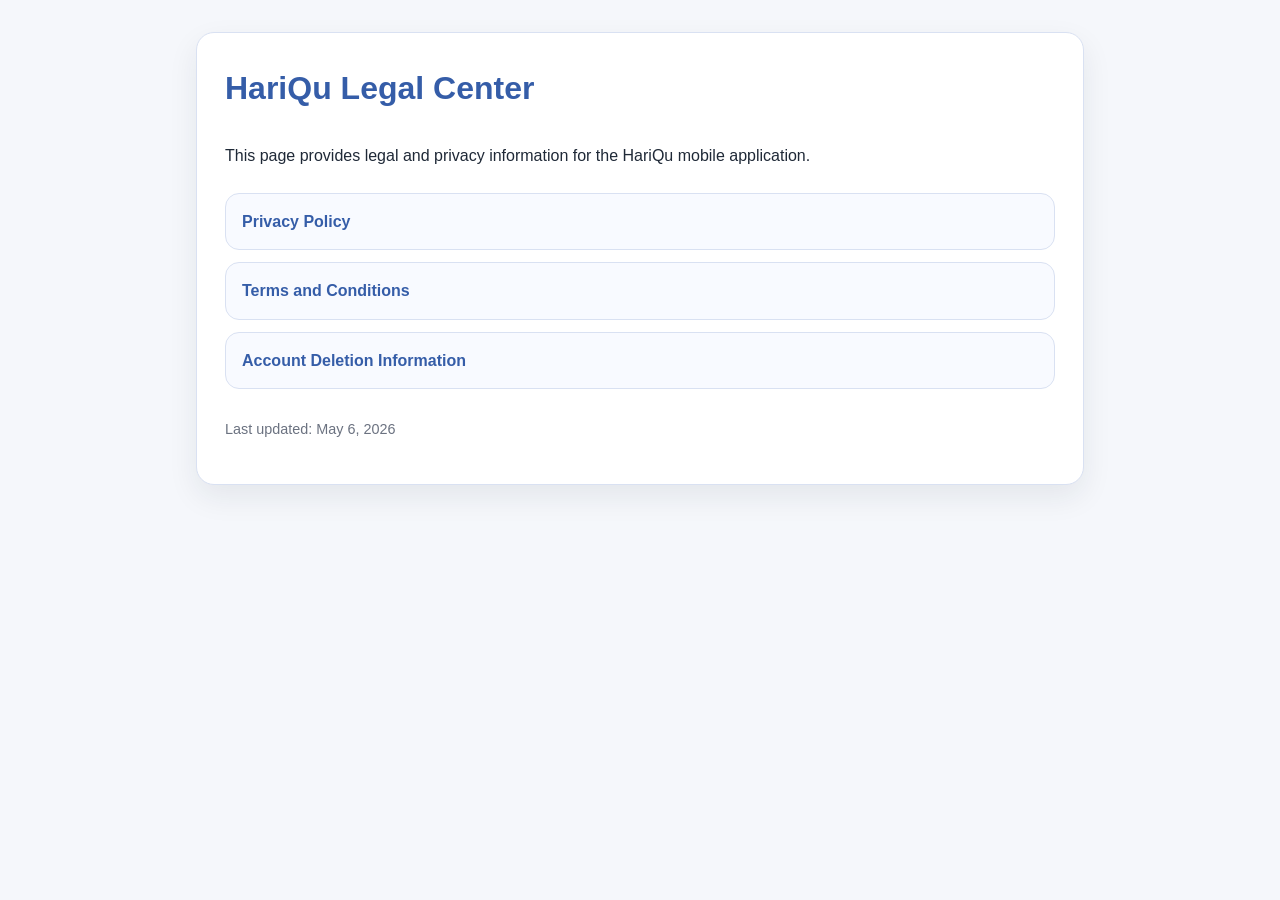
<file: index.html>
<!DOCTYPE html>
<html lang="en">
<head>
  <meta charset="UTF-8" />
  <meta name="viewport" content="width=device-width, initial-scale=1.0" />
  <title>HariQu Legal Center</title>
  <link rel="stylesheet" href="styles.css" />
</head>
<body>
  <main class="container">
    <section class="card">
      <h1>HariQu Legal Center</h1>
      <p>
        This page provides legal and privacy information for the HariQu mobile application.
      </p>

      <div class="link-list">
        <a href="privacy-policy.html">Privacy Policy</a>
        <a href="terms-and-conditions.html">Terms and Conditions</a>
        <a href="account-deletion.html">Account Deletion Information</a>
      </div>

      <p class="small">
        Last updated: May 6, 2026
      </p>
    </section>
  </main>
</body>
</html>
</file>
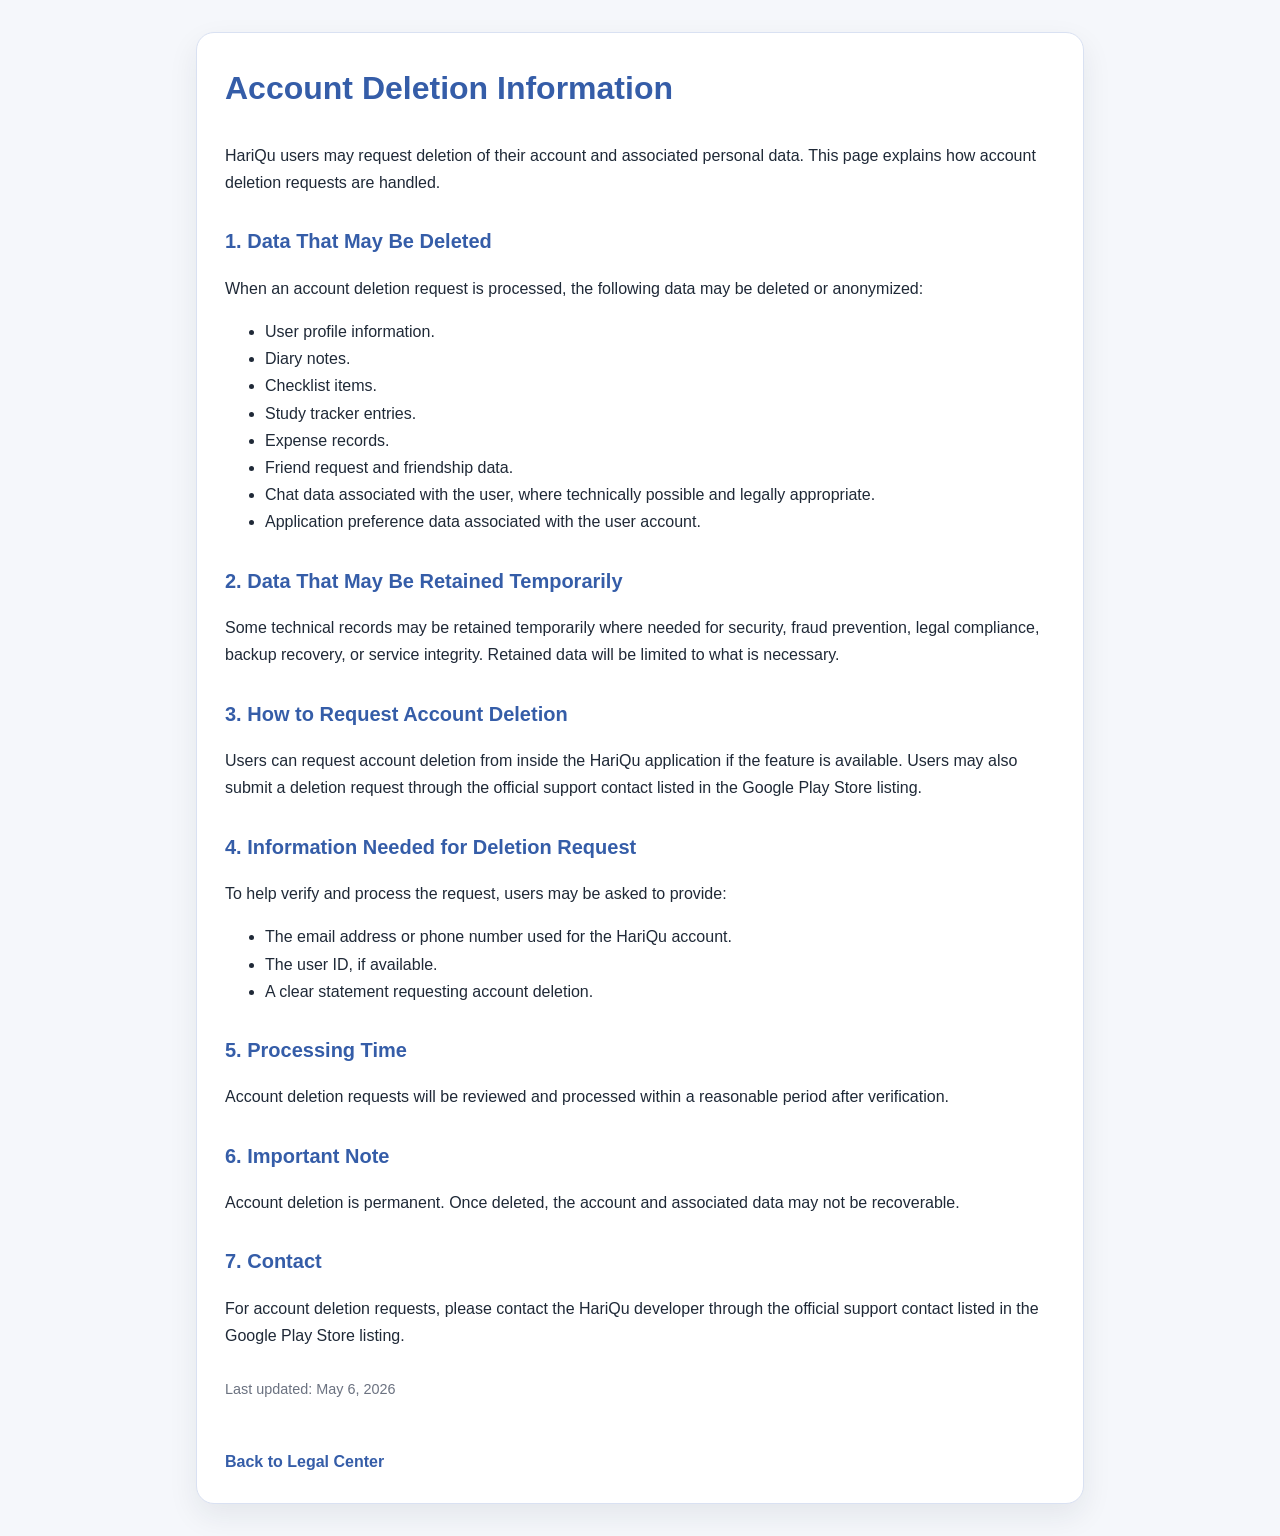
<file: account-deletion.html>
<!DOCTYPE html>
<html lang="en">
<head>
  <meta charset="UTF-8" />
  <meta name="viewport" content="width=device-width, initial-scale=1.0" />
  <title>Account Deletion Information - HariQu</title>
  <link rel="stylesheet" href="styles.css" />
</head>
<body>
  <main class="container">
    <section class="card">
      <h1>Account Deletion Information</h1>

      <p>
        HariQu users may request deletion of their account and associated personal data.
        This page explains how account deletion requests are handled.
      </p>

      <h2>1. Data That May Be Deleted</h2>
      <p>
        When an account deletion request is processed, the following data may be deleted or anonymized:
      </p>
      <ul>
        <li>User profile information.</li>
        <li>Diary notes.</li>
        <li>Checklist items.</li>
        <li>Study tracker entries.</li>
        <li>Expense records.</li>
        <li>Friend request and friendship data.</li>
        <li>Chat data associated with the user, where technically possible and legally appropriate.</li>
        <li>Application preference data associated with the user account.</li>
      </ul>

      <h2>2. Data That May Be Retained Temporarily</h2>
      <p>
        Some technical records may be retained temporarily where needed for security, fraud prevention,
        legal compliance, backup recovery, or service integrity. Retained data will be limited to what is necessary.
      </p>

      <h2>3. How to Request Account Deletion</h2>
      <p>
        Users can request account deletion from inside the HariQu application if the feature is available.
        Users may also submit a deletion request through the official support contact listed in the Google Play Store listing.
      </p>

      <h2>4. Information Needed for Deletion Request</h2>
      <p>
        To help verify and process the request, users may be asked to provide:
      </p>
      <ul>
        <li>The email address or phone number used for the HariQu account.</li>
        <li>The user ID, if available.</li>
        <li>A clear statement requesting account deletion.</li>
      </ul>

      <h2>5. Processing Time</h2>
      <p>
        Account deletion requests will be reviewed and processed within a reasonable period after verification.
      </p>

      <h2>6. Important Note</h2>
      <p>
        Account deletion is permanent. Once deleted, the account and associated data may not be recoverable.
      </p>

      <h2>7. Contact</h2>
      <p>
        For account deletion requests, please contact the HariQu developer through the official support contact
        listed in the Google Play Store listing.
      </p>

      <p class="small">
        Last updated: May 6, 2026
      </p>

      <a class="footer-link" href="index.html">Back to Legal Center</a>
    </section>
  </main>
</body>
</html>
</file>
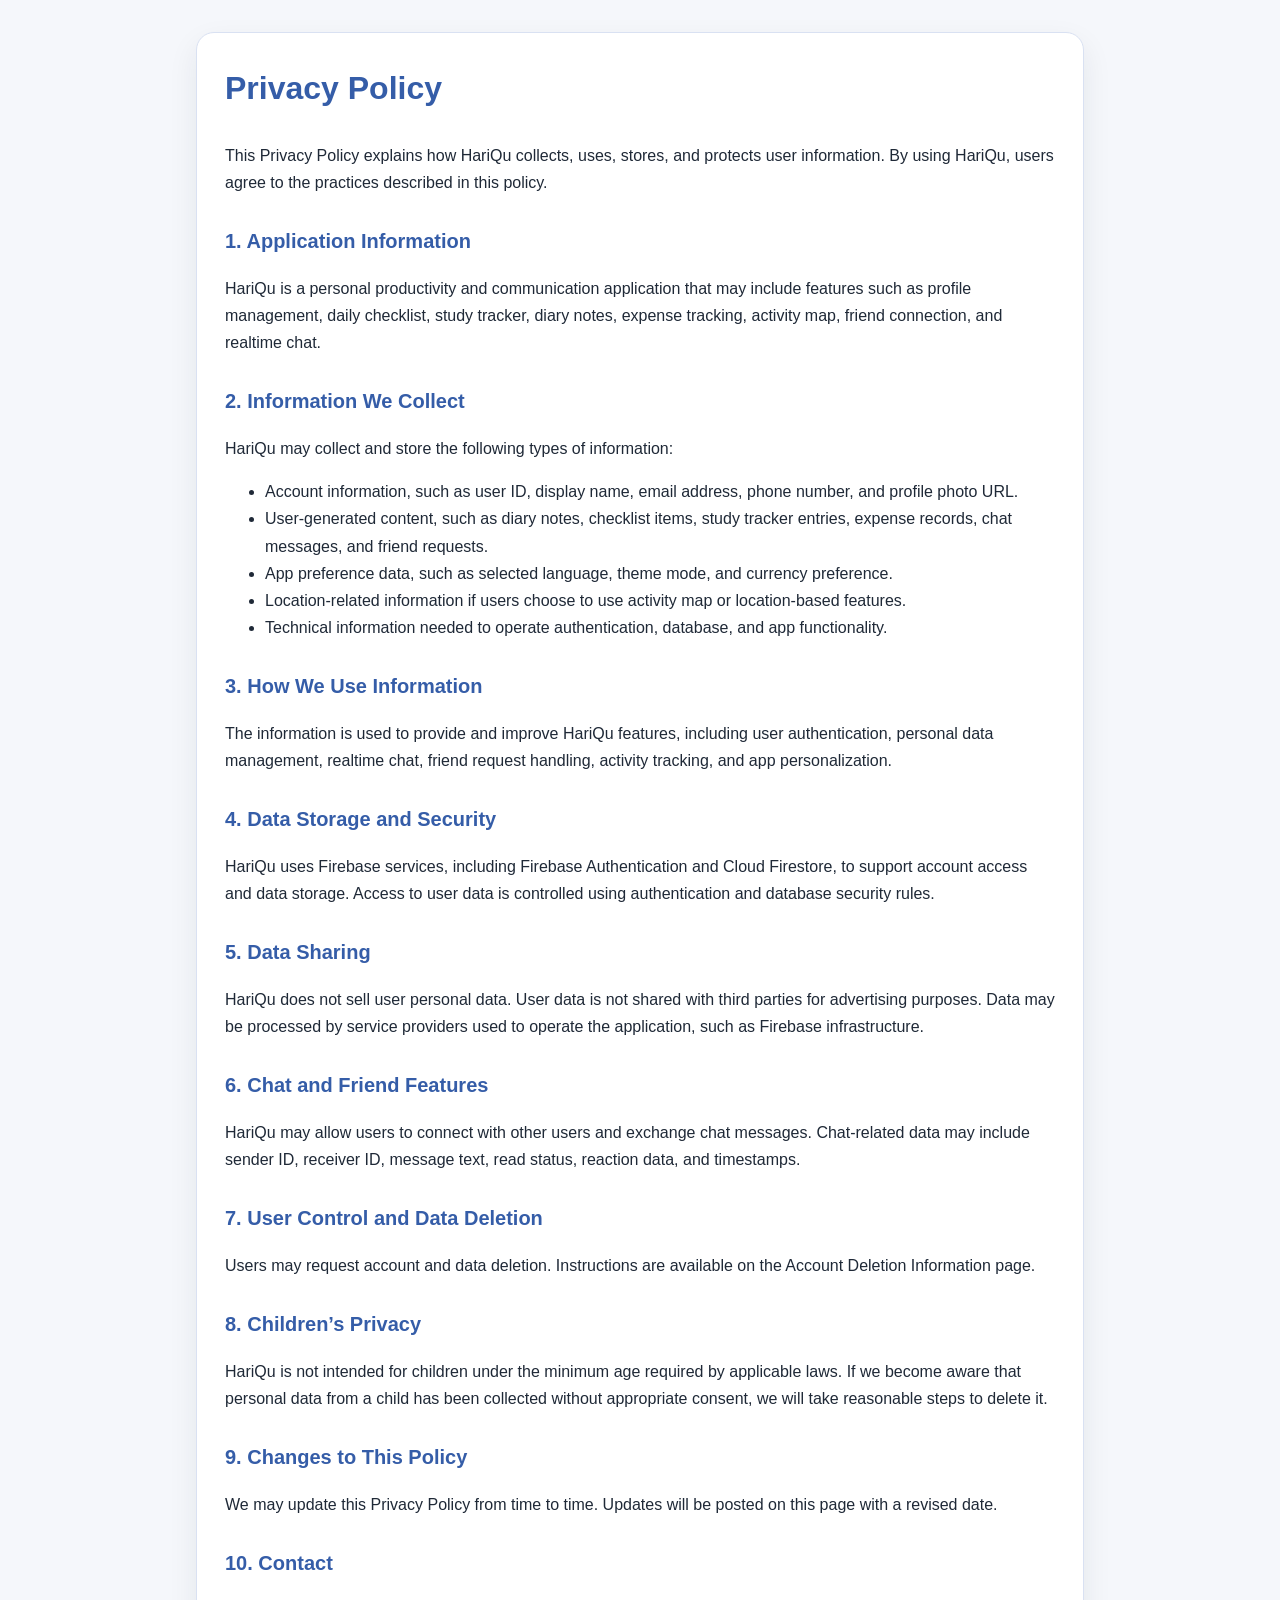
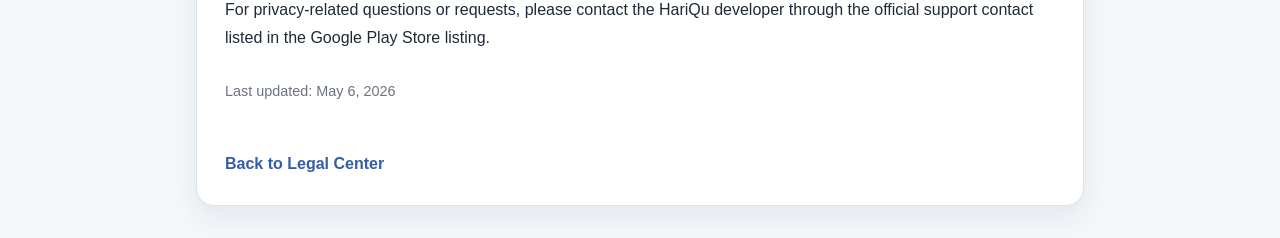
<file: privacy-policy.html>
<!DOCTYPE html>
<html lang="en">
<head>
  <meta charset="UTF-8" />
  <meta name="viewport" content="width=device-width, initial-scale=1.0" />
  <title>Privacy Policy - HariQu</title>
  <link rel="stylesheet" href="styles.css" />
</head>
<body>
  <main class="container">
    <section class="card">
      <h1>Privacy Policy</h1>

      <p>
        This Privacy Policy explains how HariQu collects, uses, stores, and protects user information.
        By using HariQu, users agree to the practices described in this policy.
      </p>

      <h2>1. Application Information</h2>
      <p>
        HariQu is a personal productivity and communication application that may include features such as
        profile management, daily checklist, study tracker, diary notes, expense tracking, activity map,
        friend connection, and realtime chat.
      </p>

      <h2>2. Information We Collect</h2>
      <p>
        HariQu may collect and store the following types of information:
      </p>
      <ul>
        <li>Account information, such as user ID, display name, email address, phone number, and profile photo URL.</li>
        <li>User-generated content, such as diary notes, checklist items, study tracker entries, expense records, chat messages, and friend requests.</li>
        <li>App preference data, such as selected language, theme mode, and currency preference.</li>
        <li>Location-related information if users choose to use activity map or location-based features.</li>
        <li>Technical information needed to operate authentication, database, and app functionality.</li>
      </ul>

      <h2>3. How We Use Information</h2>
      <p>
        The information is used to provide and improve HariQu features, including user authentication,
        personal data management, realtime chat, friend request handling, activity tracking, and app personalization.
      </p>

      <h2>4. Data Storage and Security</h2>
      <p>
        HariQu uses Firebase services, including Firebase Authentication and Cloud Firestore, to support account
        access and data storage. Access to user data is controlled using authentication and database security rules.
      </p>

      <h2>5. Data Sharing</h2>
      <p>
        HariQu does not sell user personal data. User data is not shared with third parties for advertising purposes.
        Data may be processed by service providers used to operate the application, such as Firebase infrastructure.
      </p>

      <h2>6. Chat and Friend Features</h2>
      <p>
        HariQu may allow users to connect with other users and exchange chat messages. Chat-related data may include
        sender ID, receiver ID, message text, read status, reaction data, and timestamps.
      </p>

      <h2>7. User Control and Data Deletion</h2>
      <p>
        Users may request account and data deletion. Instructions are available on the Account Deletion Information page.
      </p>

      <h2>8. Children’s Privacy</h2>
      <p>
        HariQu is not intended for children under the minimum age required by applicable laws. If we become aware that
        personal data from a child has been collected without appropriate consent, we will take reasonable steps to delete it.
      </p>

      <h2>9. Changes to This Policy</h2>
      <p>
        We may update this Privacy Policy from time to time. Updates will be posted on this page with a revised date.
      </p>

      <h2>10. Contact</h2>
      <p>
        For privacy-related questions or requests, please contact the HariQu developer through the official support
        contact listed in the Google Play Store listing.
      </p>

      <p class="small">
        Last updated: May 6, 2026
      </p>

      <a class="footer-link" href="index.html">Back to Legal Center</a>
    </section>
  </main>
</body>
</html>
</file>
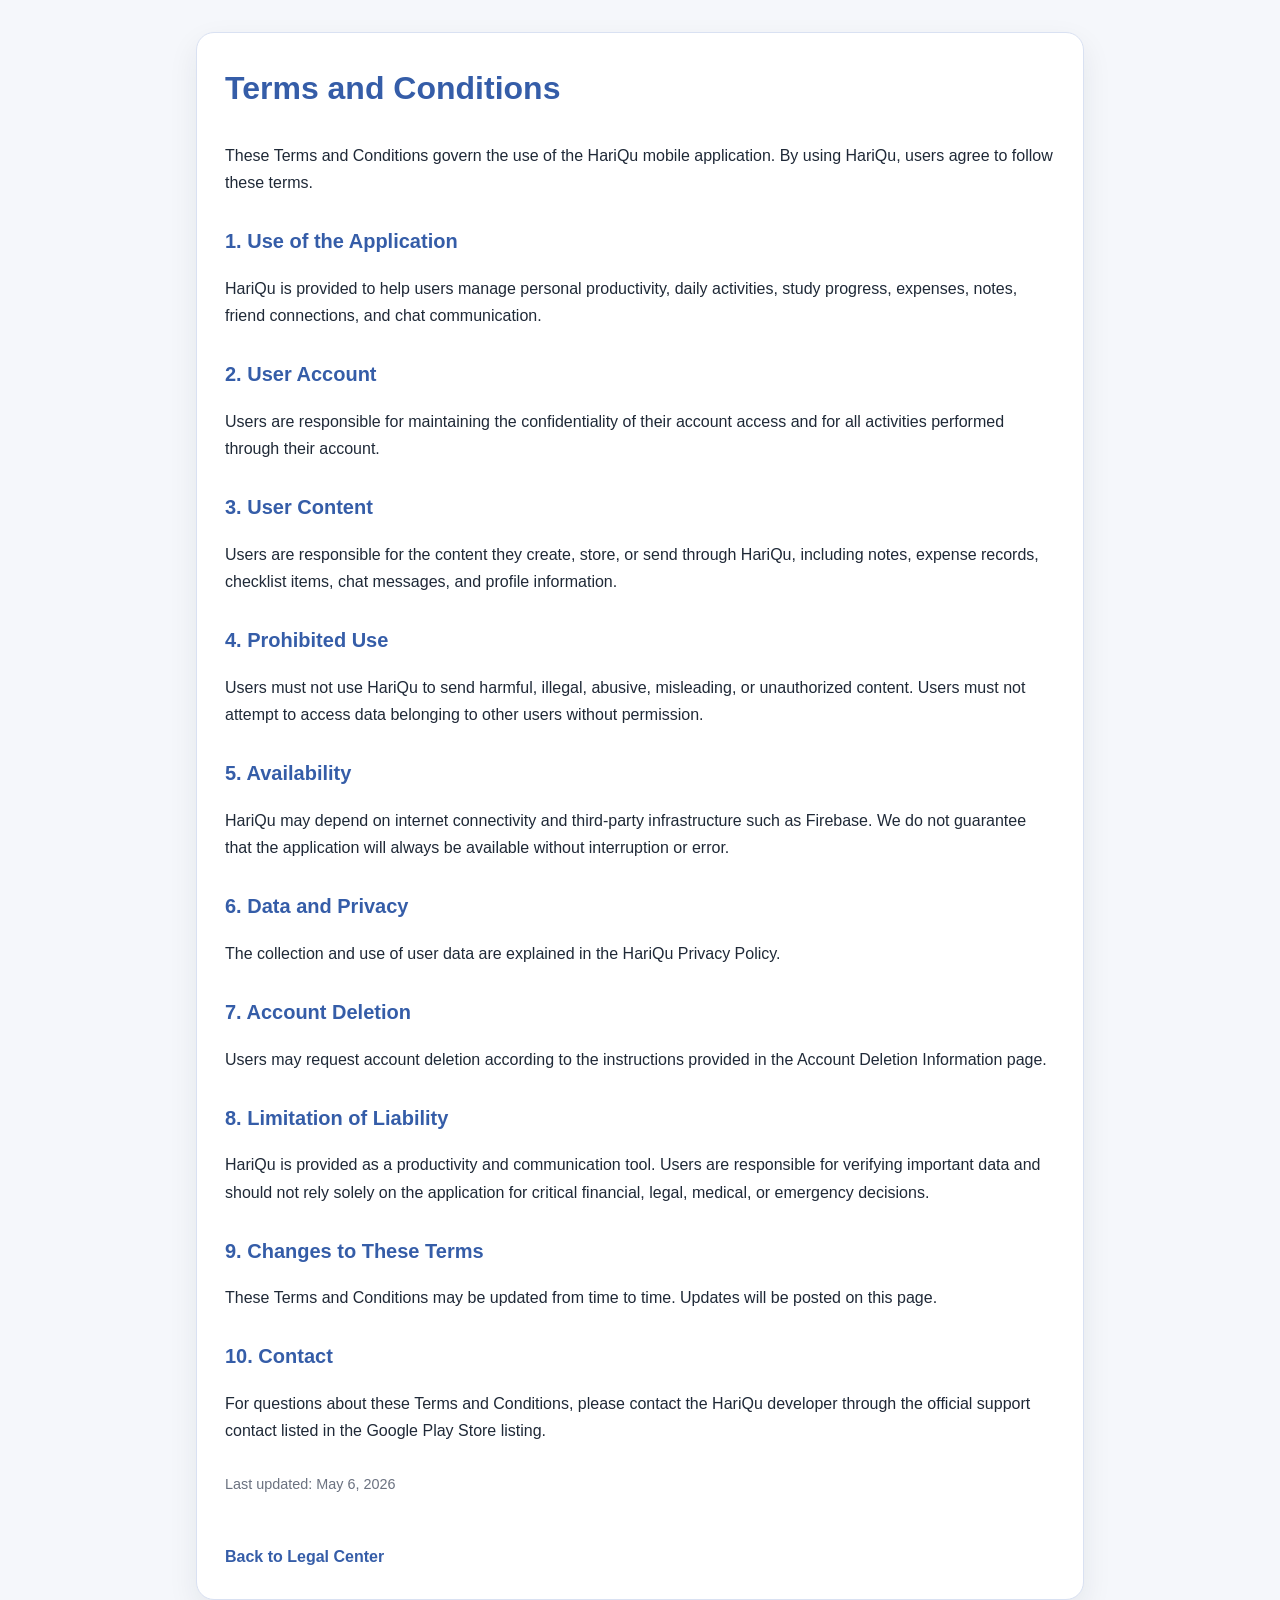
<file: terms-and-conditions.html>
<!DOCTYPE html>
<html lang="en">
<head>
  <meta charset="UTF-8" />
  <meta name="viewport" content="width=device-width, initial-scale=1.0" />
  <title>Terms and Conditions - HariQu</title>
  <link rel="stylesheet" href="styles.css" />
</head>
<body>
  <main class="container">
    <section class="card">
      <h1>Terms and Conditions</h1>

      <p>
        These Terms and Conditions govern the use of the HariQu mobile application. By using HariQu,
        users agree to follow these terms.
      </p>

      <h2>1. Use of the Application</h2>
      <p>
        HariQu is provided to help users manage personal productivity, daily activities, study progress,
        expenses, notes, friend connections, and chat communication.
      </p>

      <h2>2. User Account</h2>
      <p>
        Users are responsible for maintaining the confidentiality of their account access and for all activities
        performed through their account.
      </p>

      <h2>3. User Content</h2>
      <p>
        Users are responsible for the content they create, store, or send through HariQu, including notes,
        expense records, checklist items, chat messages, and profile information.
      </p>

      <h2>4. Prohibited Use</h2>
      <p>
        Users must not use HariQu to send harmful, illegal, abusive, misleading, or unauthorized content.
        Users must not attempt to access data belonging to other users without permission.
      </p>

      <h2>5. Availability</h2>
      <p>
        HariQu may depend on internet connectivity and third-party infrastructure such as Firebase.
        We do not guarantee that the application will always be available without interruption or error.
      </p>

      <h2>6. Data and Privacy</h2>
      <p>
        The collection and use of user data are explained in the HariQu Privacy Policy.
      </p>

      <h2>7. Account Deletion</h2>
      <p>
        Users may request account deletion according to the instructions provided in the Account Deletion Information page.
      </p>

      <h2>8. Limitation of Liability</h2>
      <p>
        HariQu is provided as a productivity and communication tool. Users are responsible for verifying important data
        and should not rely solely on the application for critical financial, legal, medical, or emergency decisions.
      </p>

      <h2>9. Changes to These Terms</h2>
      <p>
        These Terms and Conditions may be updated from time to time. Updates will be posted on this page.
      </p>

      <h2>10. Contact</h2>
      <p>
        For questions about these Terms and Conditions, please contact the HariQu developer through the official support
        contact listed in the Google Play Store listing.
      </p>

      <p class="small">
        Last updated: May 6, 2026
      </p>

      <a class="footer-link" href="index.html">Back to Legal Center</a>
    </section>
  </main>
</body>
</html>
</file>
<file: styles.css>
:root {
  --bg: #f5f7fb;
  --card: #ffffff;
  --text: #1f2937;
  --muted: #6b7280;
  --primary: #355da8;
  --border: #d9e1f2;
}

* {
  box-sizing: border-box;
}

body {
  margin: 0;
  font-family: Arial, Helvetica, sans-serif;
  background: var(--bg);
  color: var(--text);
  line-height: 1.7;
}

.container {
  width: 100%;
  max-width: 920px;
  margin: 0 auto;
  padding: 32px 16px;
}

.card {
  background: var(--card);
  border: 1px solid var(--border);
  border-radius: 18px;
  padding: 28px;
  box-shadow: 0 12px 30px rgba(31, 41, 55, 0.08);
}

h1 {
  margin-top: 0;
  color: var(--primary);
  font-size: 2rem;
}

h2 {
  margin-top: 28px;
  color: var(--primary);
  font-size: 1.25rem;
}

p,
li {
  font-size: 1rem;
}

a {
  color: var(--primary);
  font-weight: 700;
  text-decoration: none;
}

a:hover {
  text-decoration: underline;
}

.link-list {
  display: grid;
  gap: 12px;
  margin-top: 24px;
}

.link-list a {
  display: block;
  padding: 14px 16px;
  border: 1px solid var(--border);
  border-radius: 14px;
  background: #f8faff;
}

.small {
  margin-top: 28px;
  color: var(--muted);
  font-size: 0.9rem;
}

.footer-link {
  margin-top: 32px;
  display: inline-block;
}
</file>
